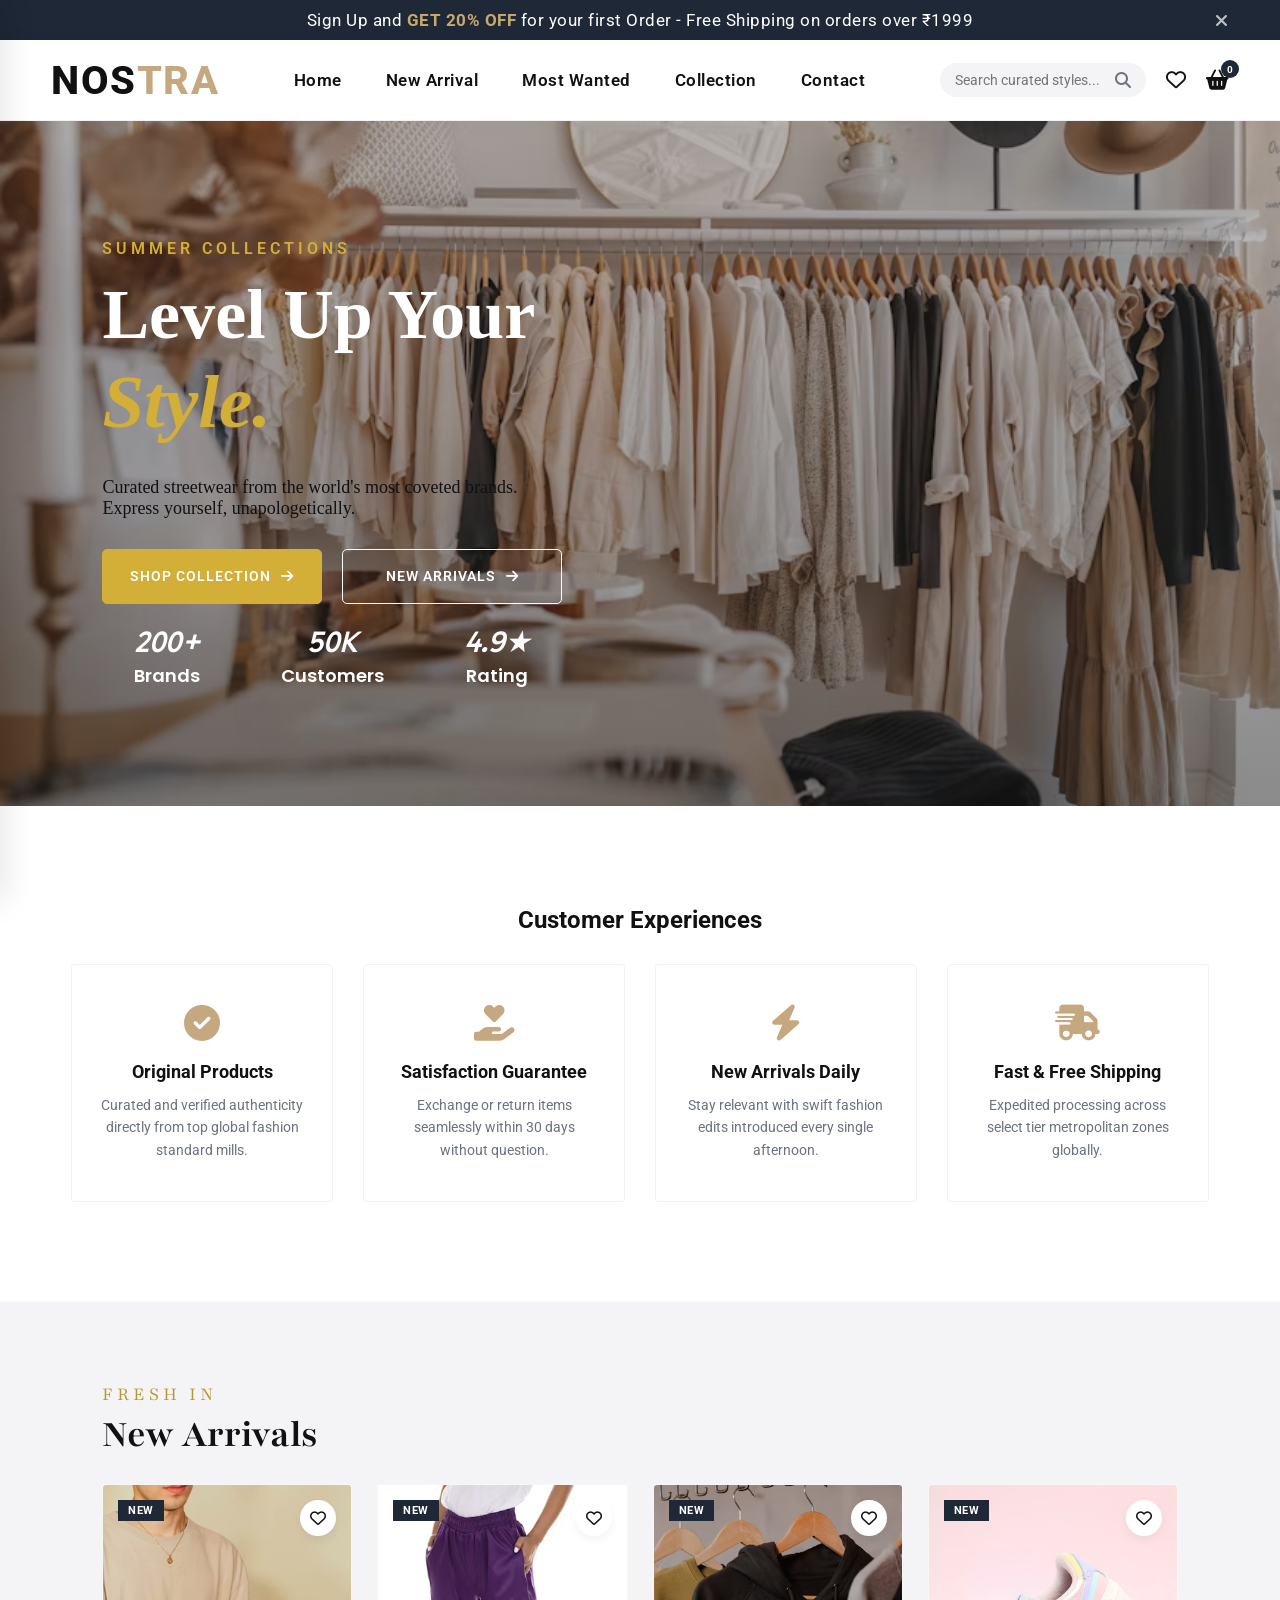
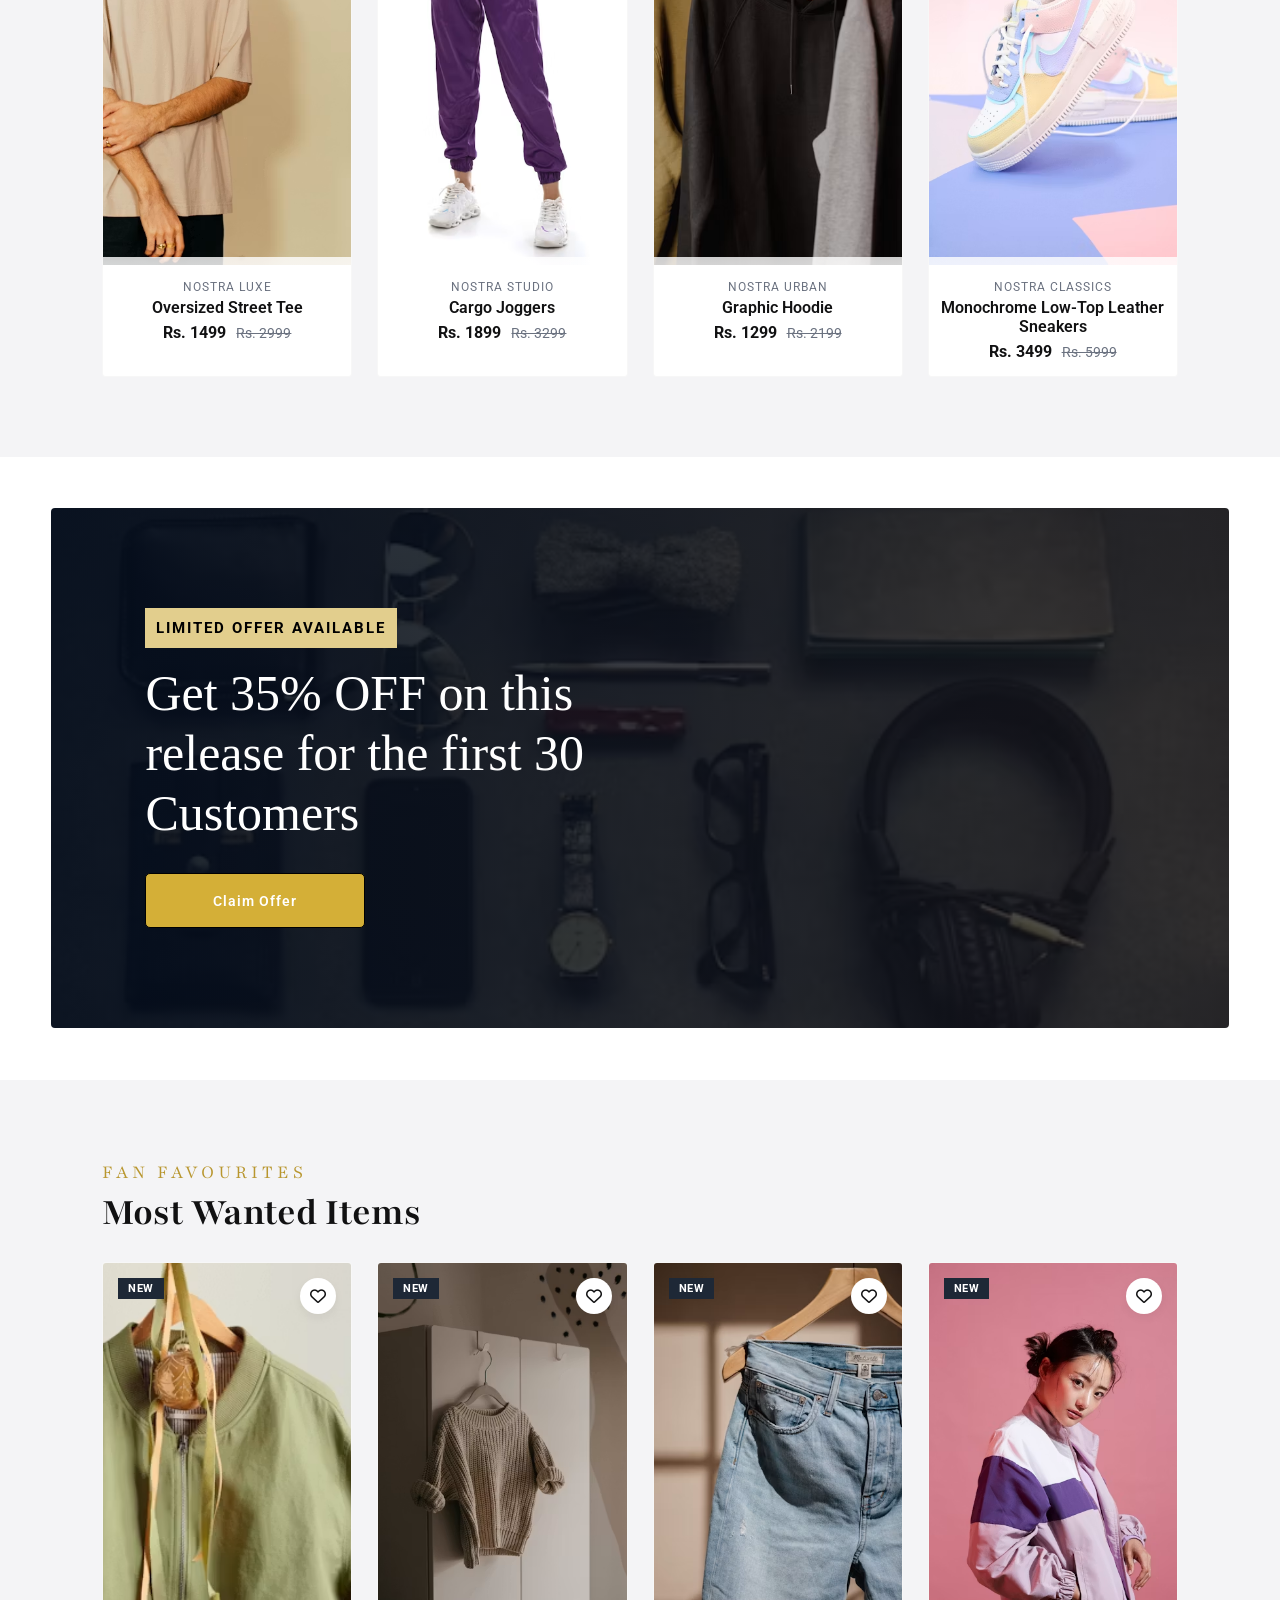
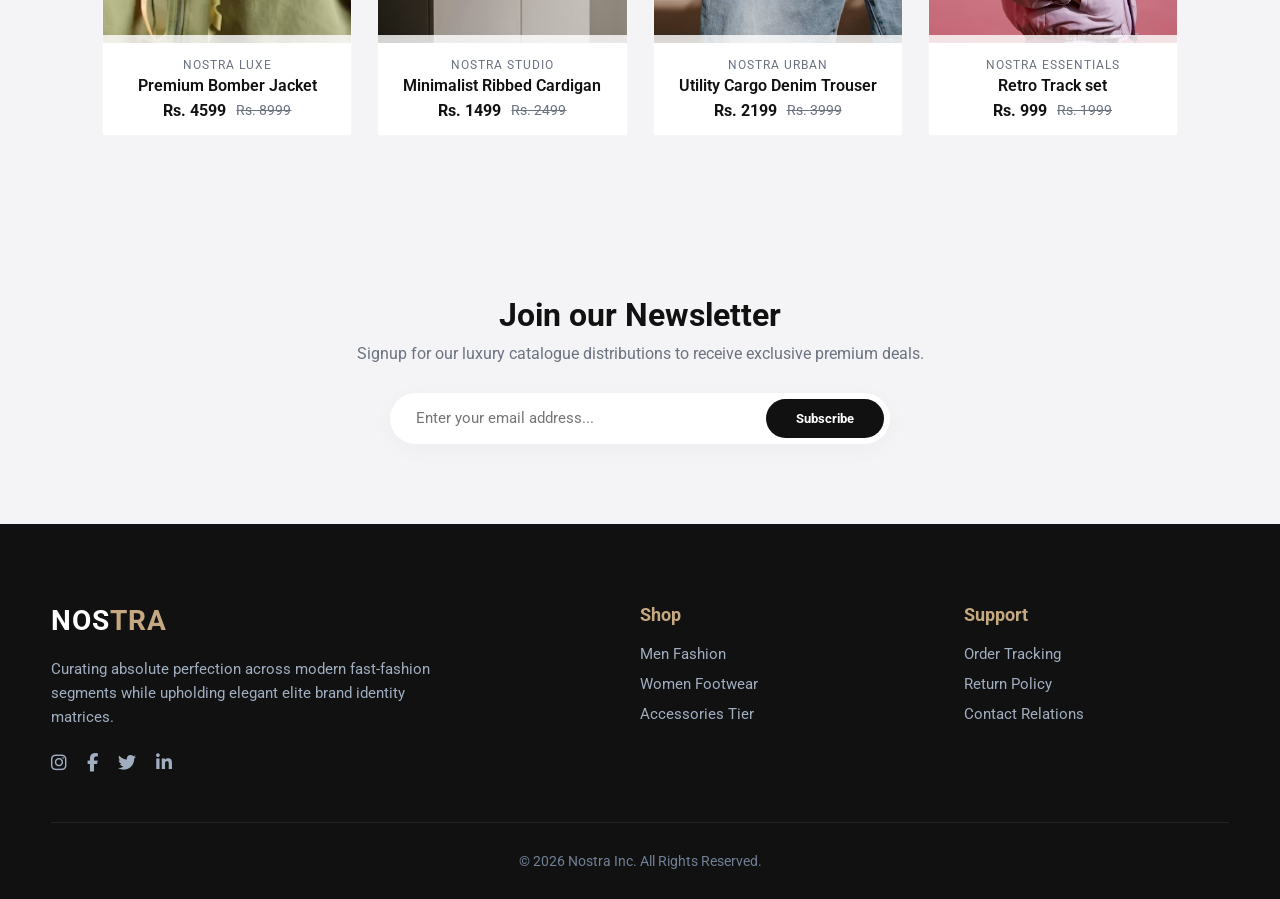
<file: index.html>
<!DOCTYPE html>
<html lang="en">

<head>
    <meta charset="UTF-8">
    <meta name="viewport" content="width=device-width, initial-scale=1.0">
    <title>Nostra | Fashion Destination</title>

    <link rel="preconnect" href="https://fonts.googleapis.com">
    <link rel="preconnect" href="https://fonts.gstatic.com" crossorigin>
    <link
        href="https://fonts.googleapis.com/css2?family=Poppins:ital,wght@0,100;0,200;0,300;0,400;0,500;0,600;0,700;0,800;0,900;1,100;1,200;1,300;1,400;1,500;1,600;1,700;1,800;1,900&family=Roboto:ital,wght@0,100..900;1,100..900&display=swap"
        rel="stylesheet">
    <link href="https://fonts.googleapis.com/css2?family=Assistant:wght@300;400;500;600;700;800&display=swap"
        rel="stylesheet">

    <link rel="stylesheet" href="https://cdnjs.cloudflare.com/ajax/libs/font-awesome/6.4.0/css/all.min.css">

    <link rel="stylesheet" href="style.css">
    <link rel="preconnect" href="https://fonts.googleapis.com">
    <link rel="preconnect" href="https://fonts.gstatic.com" crossorigin>
    <link
        href="https://fonts.googleapis.com/css2?family=Dancing+Script:wght@400..700&family=Gabarito:wght@400..900&display=swap"
        rel="stylesheet">
    <link rel="preconnect" href="https://fonts.googleapis.com">
    <link rel="preconnect" href="https://fonts.gstatic.com" crossorigin>
    <link
        href="https://fonts.googleapis.com/css2?family=Playfair+Display:ital,wght@0,400..900;1,400..900&family=Playfair:ital,opsz,wght@0,5..1200,300..900;1,5..1200,300..900&display=swap"
        rel="stylesheet">
</head>

<body>

    <div class="sign-bar">
        <p>Sign Up and <strong>GET 20% OFF</strong> for your first Order - Free Shipping on orders over ₹1999</p>
        <i class="fa-solid fa-xmark close-top-bar"></i>
    </div>

    <header>
        <div class="nav-bar">
            <div class="logo">
                <a href="#">NOS<span>TRA</span></a>
            </div>

            <nav class="nav-container">
                <a href="#home">Home</a>
                <a href="#new-arrival">New Arrival</a>
                <a href="#most-wanted">Most Wanted</a>
                <a href="collection.html">Collection</a>
                <a href="contact.html">Contact</a>
            </nav>

            <div class="right-menu">
                <div class="search-box">
                    <input type="text" placeholder="Search curated styles...">
                    <i class="fa-solid fa-magnifying-glass"></i>
                </div>
                <div class="icon-actions">
                    <i class="fa-regular fa-heart"></i>
                    <div class="cart-icon-wrapper">
                        <i class="fa-solid fa-basket-shopping"></i>
                        <span id="cart-counter">0</span>
                    </div>
                </div>
                <i class="fa-solid fa-bars mobile-menu-toggle"></i>
            </div>
        </div>
    </header>

    <div class="mobile-drawer">
        <div class="drawer-header">
            <h3>Menu</h3>
            <i class="fa-solid fa-xmark close-drawer"></i>
        </div>
        <nav class="drawer-links">
            <a href="#home">Home</a>
            <a href="#new-arrival">New Arrival</a>
            <a href="#most-wanted">Most Wanted</a>
            <a href="Collection.html">Collection</a>
            <a href="contact.html">Contact</a>
        </nav>
    </div>
    <div class="drawer-overlay"></div>

    <main>
        <section id="home" class="hero-section">
            <div class="hero-slider">
                <div class="slide-item active">
                    <div class="slide-content">
                        <h4>Summer Collections</h4>
                        <h1>Level Up Your <br>
                            <span>Style.</span>
                        </h1>
                        <p class="description">
                            Curated streetwear from the world's most
                            coveted brands.<br>
                            Express yourself, unapologetically.
                        </p>
                        <div class="btn-premium">

                            <button class="btn1">
                                SHOP COLLECTION
                                <i class="fa-solid fa-arrow-right"></i>
                            </button>

                            <button class="btn2">
                                NEW ARRIVALS
                                <i class="fa-solid fa-arrow-right"></i>
                            </button>

                        </div>
                        <div class="stats">

                            <div>
                                <h2>200+</h2>
                                <p>Brands</p>
                            </div>

                            <div>
                                <h2>50K</h2>
                                <p>Customers</p>
                            </div>

                            <div>
                                <h2>4.9★</h2>
                                <p>Rating</p>
                            </div>

                        </div>
                    </div>
                </div>
            </div>
        </section>



        <section class="features-section">
            <div class="Review">
                <h2>Customer Experiences</h2>
            </div>
            <div class="features-grid">
                <div class="feature-card">
                    <i class="fa-solid fa-circle-check"></i>
                    <h3>Original Products</h3>
                    <p>Curated and verified authenticity directly from top global fashion standard mills.</p>
                </div>
                <div class="feature-card">
                    <i class="fa-solid fa-hand-holding-heart"></i>
                    <h3>Satisfaction Guarantee</h3>
                    <p>Exchange or return items seamlessly within 30 days without question.</p>
                </div>
                <div class="feature-card">
                    <i class="fa-solid fa-bolt"></i>
                    <h3>New Arrivals Daily</h3>
                    <p>Stay relevant with swift fashion edits introduced every single afternoon.</p>
                </div>
                <div class="feature-card">
                    <i class="fa-solid fa-truck-fast"></i>
                    <h3>Fast & Free Shipping</h3>
                    <p>Expedited processing across select tier metropolitan zones globally.</p>
                </div>
            </div>
        </section>

        <section id="new-arrival" class="products-section grey-bg">
            <div class="section-title">
                <h4>FRESH IN</h4>
                <br>
                <h2>New Arrivals</h2>
            </div>
            <div class="products-grid" id="new-arrivals-container">

            </div>
        </section>
        <section class="promo-banner-section">
            <div class="promo-card">
                <div class="promo-text">
                    <h2>Limited Offer Available</h2>
                    <h3>Get 35% OFF on this release for the first 30 Customers</h3>
                    <button class="btn-premiumlight">Claim Offer</button>
                </div>
            </div>
        </section>

        <section id="most-wanted" class="products-section grey-bg">
            <div class="section-title">
                <h4>FAN FAVOURITES</h4><br>
                <h2>Most Wanted Items</h2>
            </div>
            <div class="products-grid" id="most-wanted-container">
            </div>
        </section>



        <section class="newsletter-section">
            <h2>Join our Newsletter</h2>
            <p>Signup for our luxury catalogue distributions to receive exclusive premium deals.</p>
            <div class="subscribe-form">
                <input type="email" placeholder="Enter your email address...">
                <button>Subscribe</button>
            </div>
        </section>
    </main>

    <footer>
        <div class="footer-container">
            <div class="footer-brand">
                <h2>NOS<span>TRA</span></h2>
                <p>Curating absolute perfection across modern fast-fashion segments while upholding elegant elite brand
                    identity matrices.</p>
                <div class="social-icons">
                    <i class="fa-brands fa-instagram"></i>
                    <i class="fa-brands fa-facebook-f"></i>
                    <i class="fab fa-twitter"></i>
                    <i class="fab fa-linkedin-in"></i>
                </div>
            </div>
            <div class="footer-links-group">
                <h3>Shop</h3>
                <a href="#">Men Fashion</a>
                <a href="#">Women Footwear</a>
                <a href="#">Accessories Tier</a>
            </div>
            <div class="footer-links-group">
                <h3>Support</h3>
                <a href="#">Order Tracking</a>
                <a href="#">Return Policy</a>
                <a href="#">Contact Relations</a>
            </div>
        </div>
        <div class="footer-bottom">
            <p>&copy; 2026 Nostra Inc. All Rights Reserved.</p>
        </div>
    </footer>
    <script src="script.js"></script>

</body>

</html>
</file>
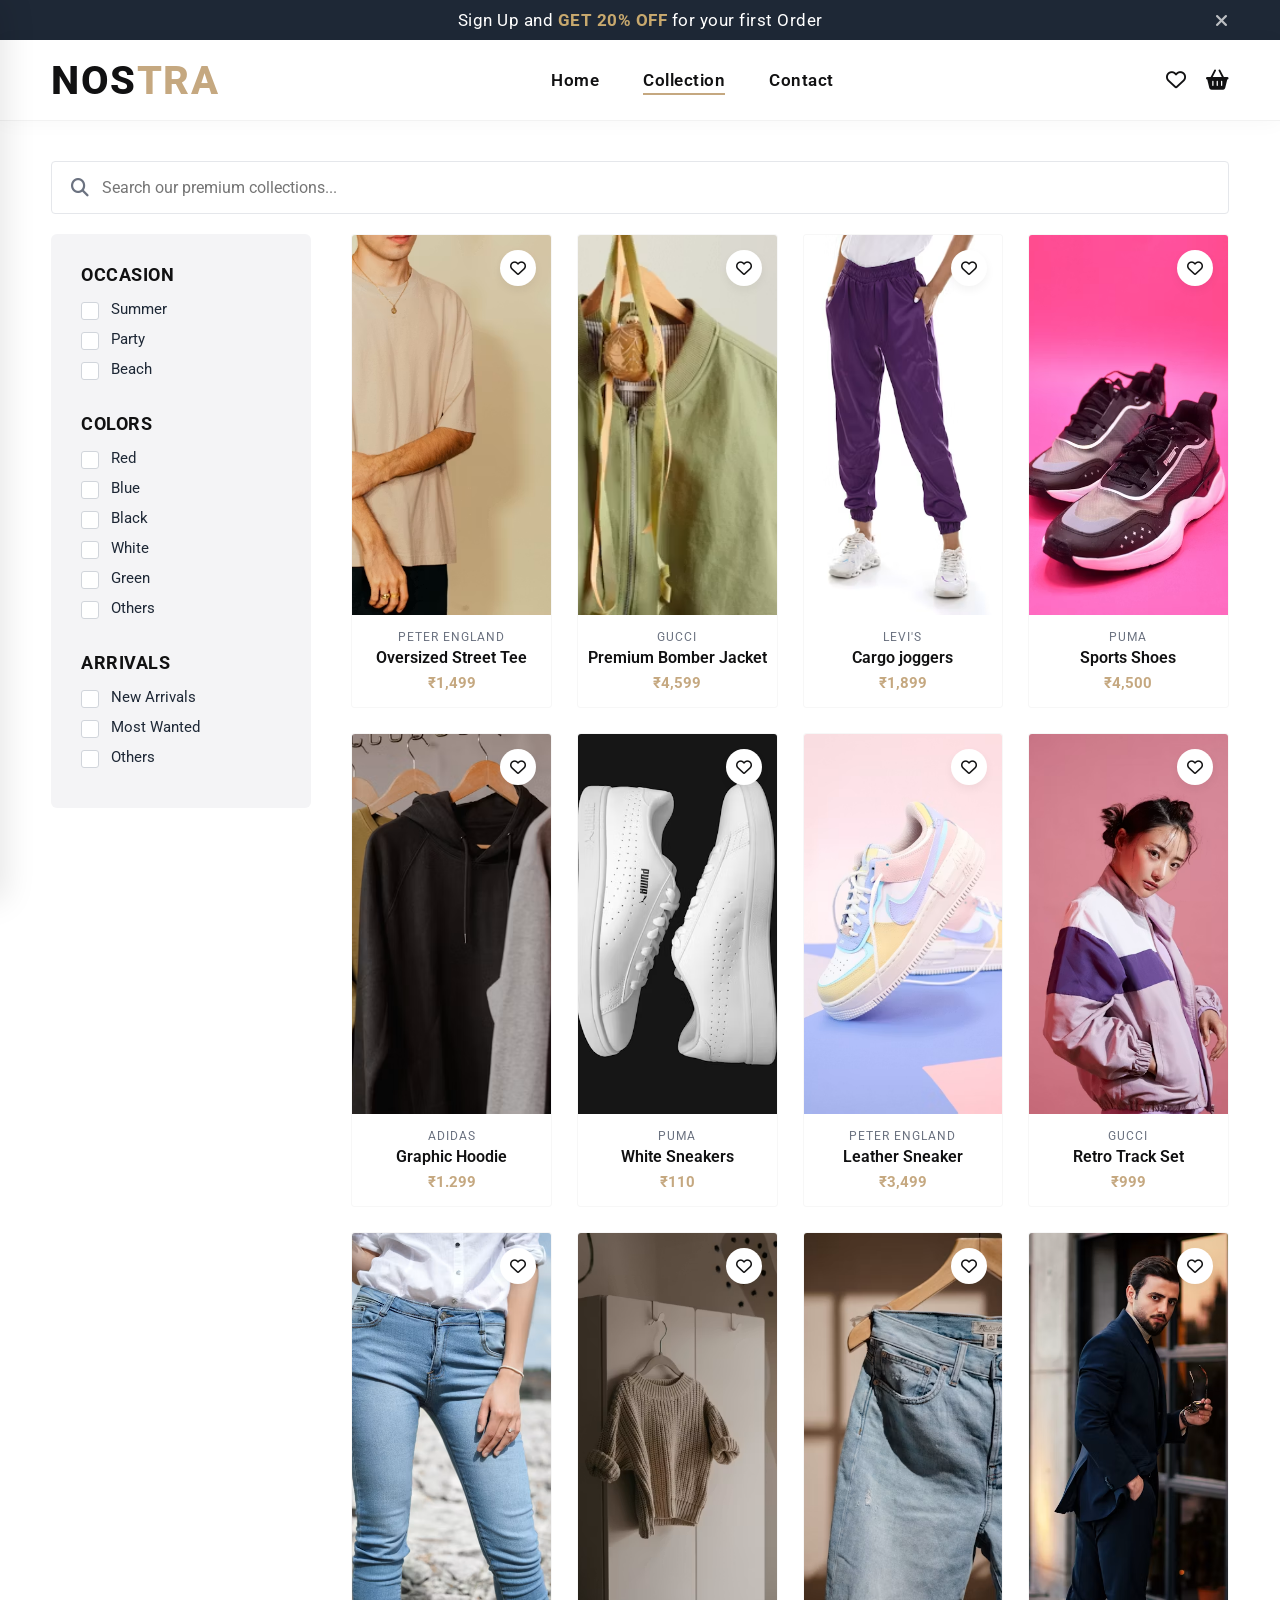
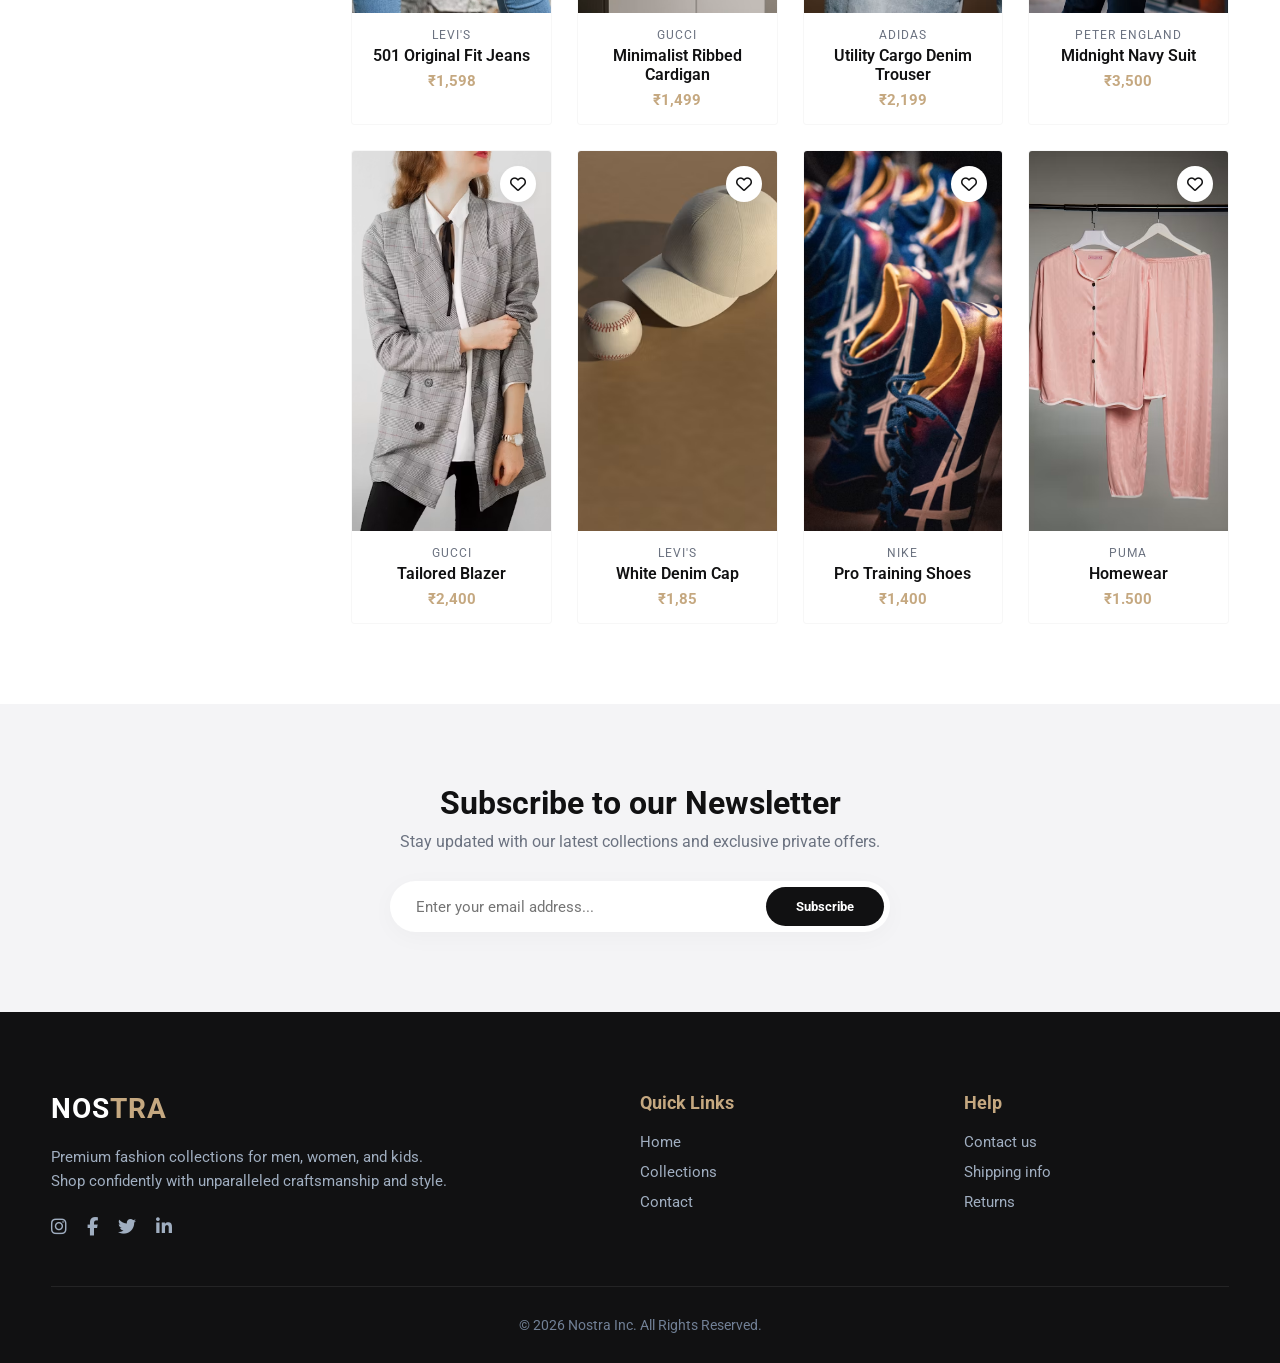
<file: collection.html>
<!DOCTYPE html>
<html lang="en">

<head>
    <meta charset="UTF-8">
    <meta name="viewport" content="width=device-width, initial-scale=1.0">
    <title>Collections | Nostra Premium Fashion</title>

    <link rel="preconnect" href="https://fonts.googleapis.com">
    <link rel="preconnect" href="https://fonts.gstatic.com" crossorigin>
    <link
        href="https://fonts.googleapis.com/css2?family=Poppins:ital,wght@0,100;0,200;0,300;0,400;0,500;0,600;0,700;0,800;0,900;1,100;1,200;1,300;1,400;1,500;1,600;1,700;1,800;1,900&family=Roboto:ital,wght@0,100..900;1,100..900&display=swap"
        rel="stylesheet">
    <link href="https://fonts.googleapis.com/css2?family=Assistant:wght@300;400;500;600;700;800&display=swap"
        rel="stylesheet">

    <link rel="stylesheet" href="https://cdnjs.cloudflare.com/ajax/libs/font-awesome/6.4.0/css/all.min.css">

    <link rel="stylesheet" href="style.css">
    <script src="script.js" defer></script>

</head>

<body>

    <div class="sign-bar">
        <p>Sign Up and <strong>GET 20% OFF</strong> for your first Order</p>
        <i class="fa-solid fa-xmark close-top-bar"></i>
    </div>

    <!-- Main Navigation Header -->
    <header>
        <div class="nav-bar">
            <div class="logo">
                <a href="index.html">NOS<span>TRA</span></a>
            </div>

            <nav class="nav-container">
                <a href="index.html">Home</a>
                <a href="collection.html" class="active">Collection</a>
                <a href="contact.html">Contact</a>
            </nav>

            <div class="right-menu">
                <div class="icon-actions">
                    <i class="fa-regular fa-heart"></i>
                    <i class="fa-solid fa-basket-shopping"></i>
                </div>
                <i class="fa-solid fa-bars mobile-menu-toggle"></i>
            </div>
        </div>
    </header>

    <!-- Side Mobile Drawer Menu -->
    <div class="mobile-drawer">
        <div class="drawer-header">
            <h3>Menu</h3>
            <i class="fa-solid fa-xmark close-drawer"></i>
        </div>
        <nav class="drawer-links">
            <a href="index.html">Home</a>
            <a href="Collection.html">Collection</a>
            <a href="contact.html">Contact</a>
        </nav>
    </div>
    <div class="drawer-overlay"></div>

    <main>
        <!-- Collections Search Hub -->
        <section class="search-bar-section">
            <div class="search-wrapper">
                <input type="text" id="collection-search" placeholder="Search our premium collections..."
                    onkeyup="filterProducts()">
                <i class="fa-solid fa-magnifying-glass search-icon"></i>
            </div>
        </section>

        <!-- Main Workspace: Sidebar Filters & Product Grid Layout -->
        <section class="collections-workspace">
            <div class="workspace-container">

                <!-- Left Sidebar Filters -->
                <aside class="filter-sidebar">
                    <div class="filter-group">
                        <h3>Occasion</h3>
                        <label class="checkbox-container">Summer
                            <input type="checkbox" value="summer" class="filter-check" change="filterProducts()">
                            <span class="checkmark"></span>
                        </label>
                        <label class="checkbox-container">Party
                            <input type="checkbox" value="party" class="filter-check" change="filterProducts()">
                            <span class="checkmark"></span>
                        </label>
                        <label class="checkbox-container">Beach
                            <input type="checkbox" value="beach" class="filter-check" change="filterProducts()">
                            <span class="checkmark"></span>
                        </label>
                    </div>

                    <div class="filter-group">
                        <h3>Colors</h3>
                        <label class="checkbox-container">Red
                            <input type="checkbox" value="red" class="filter-check" change="filterProducts()">
                            <span class="checkmark"></span>
                        </label>
                        <label class="checkbox-container">Blue
                            <input type="checkbox" value="blue" class="filter-check" change="filterProducts()">
                            <span class="checkmark"></span>
                        </label>
                        <label class="checkbox-container">Black
                            <input type="checkbox" value="black" class="filter-check" change="filterProducts()">
                            <span class="checkmark"></span>
                        </label>
                        <label class="checkbox-container">White
                            <input type="checkbox" value="white" class="filter-check" change="filterProducts()">
                            <span class="checkmark"></span>
                        </label>
                        <label class="checkbox-container">Green
                            <input type="checkbox" value="green" class="filter-check" change="filterProducts()">
                            <span class="checkmark"></span>
                        </label>
                        <label class="checkbox-container">Others
                            <input type="checkbox" value="others" class="filter-check" change="filterProducts()">
                            <span class="checkmark"></span>
                        </label>
                    </div>

                    <div class="filter-group">
                        <h3>Arrivals</h3>
                        <label class="checkbox-container">New Arrivals
                            <input type="checkbox" value="new" class="filter-check" change="filterProducts()">
                            <span class="checkmark"></span>
                        </label>
                        <label class="checkbox-container">Most Wanted
                            <input type="checkbox" value="wanted" class="filter-check" change="filterProducts()">
                            <span class="checkmark"></span>
                        </label>
                        <label class="checkbox-container">Others
                            <input type="checkbox" value="others" class="filter-check" change="filterProducts()">
                            <span class="checkmark"></span>
                        </label>
                    </div>
                </aside>

                <!-- Right Side Product Display Grid -->
                <div class="products-display-panel">
                    <div class="products-grid" id="collections-grid">
                        <!-- Rendered dynamically by JavaScript -->
                    </div>
                    <!-- Empty State Fallback -->
                    <div id="no-products-msg" class="empty-state-box">
                        <i class="fa-solid fa-box-open"></i>
                        <p>No products match your custom filtering criteria.</p>
                    </div>
                </div>

            </div>
        </section>

        <section class="newsletter-section">
            <h2>Subscribe to our Newsletter</h2>
            <p>Stay updated with our latest collections and exclusive private offers.</p>
            <div class="subscribe-form">
                <input type="email" placeholder="Enter your email address...">
                <button>Subscribe</button>
            </div>
        </section>

    </main>

    <!-- Luxury Footer Layout -->
    <footer>
        <div class="footer-container">
            <div class="footer-brand">
                <h2>NOS<span>TRA</span></h2>
                <p>Premium fashion collections for men, women, and kids. Shop confidently with unparalleled
                    craftsmanship and style.</p>
                <div class="social-icons">
                    <i class="fa-brands fa-instagram"></i>
                    <i class="fa-brands fa-facebook-f"></i>
                    <i class="fab fa-twitter"></i>
                    <i class="fab fa-linkedin-in"></i>
                </div>
            </div>
            <div class="footer-links-group">
                <h3>Quick Links</h3>
                <a href="index.html">Home</a>
                <a href="Collection.html">Collections</a>
                <a href="contact.html">Contact</a>
            </div>
            <div class="footer-links-group">
                <h3>Help</h3>
                <a href="contact.html">Contact us</a>
                <a href="index.html">Shipping info</a>
                <a href="index.html">Returns</a>

            </div>

        </div>
        <div class="footer-bottom">
            <p>&copy; 2026 Nostra Inc. All Rights Reserved.</p>
        </div>
    </footer>

</body>

</html>
</file>
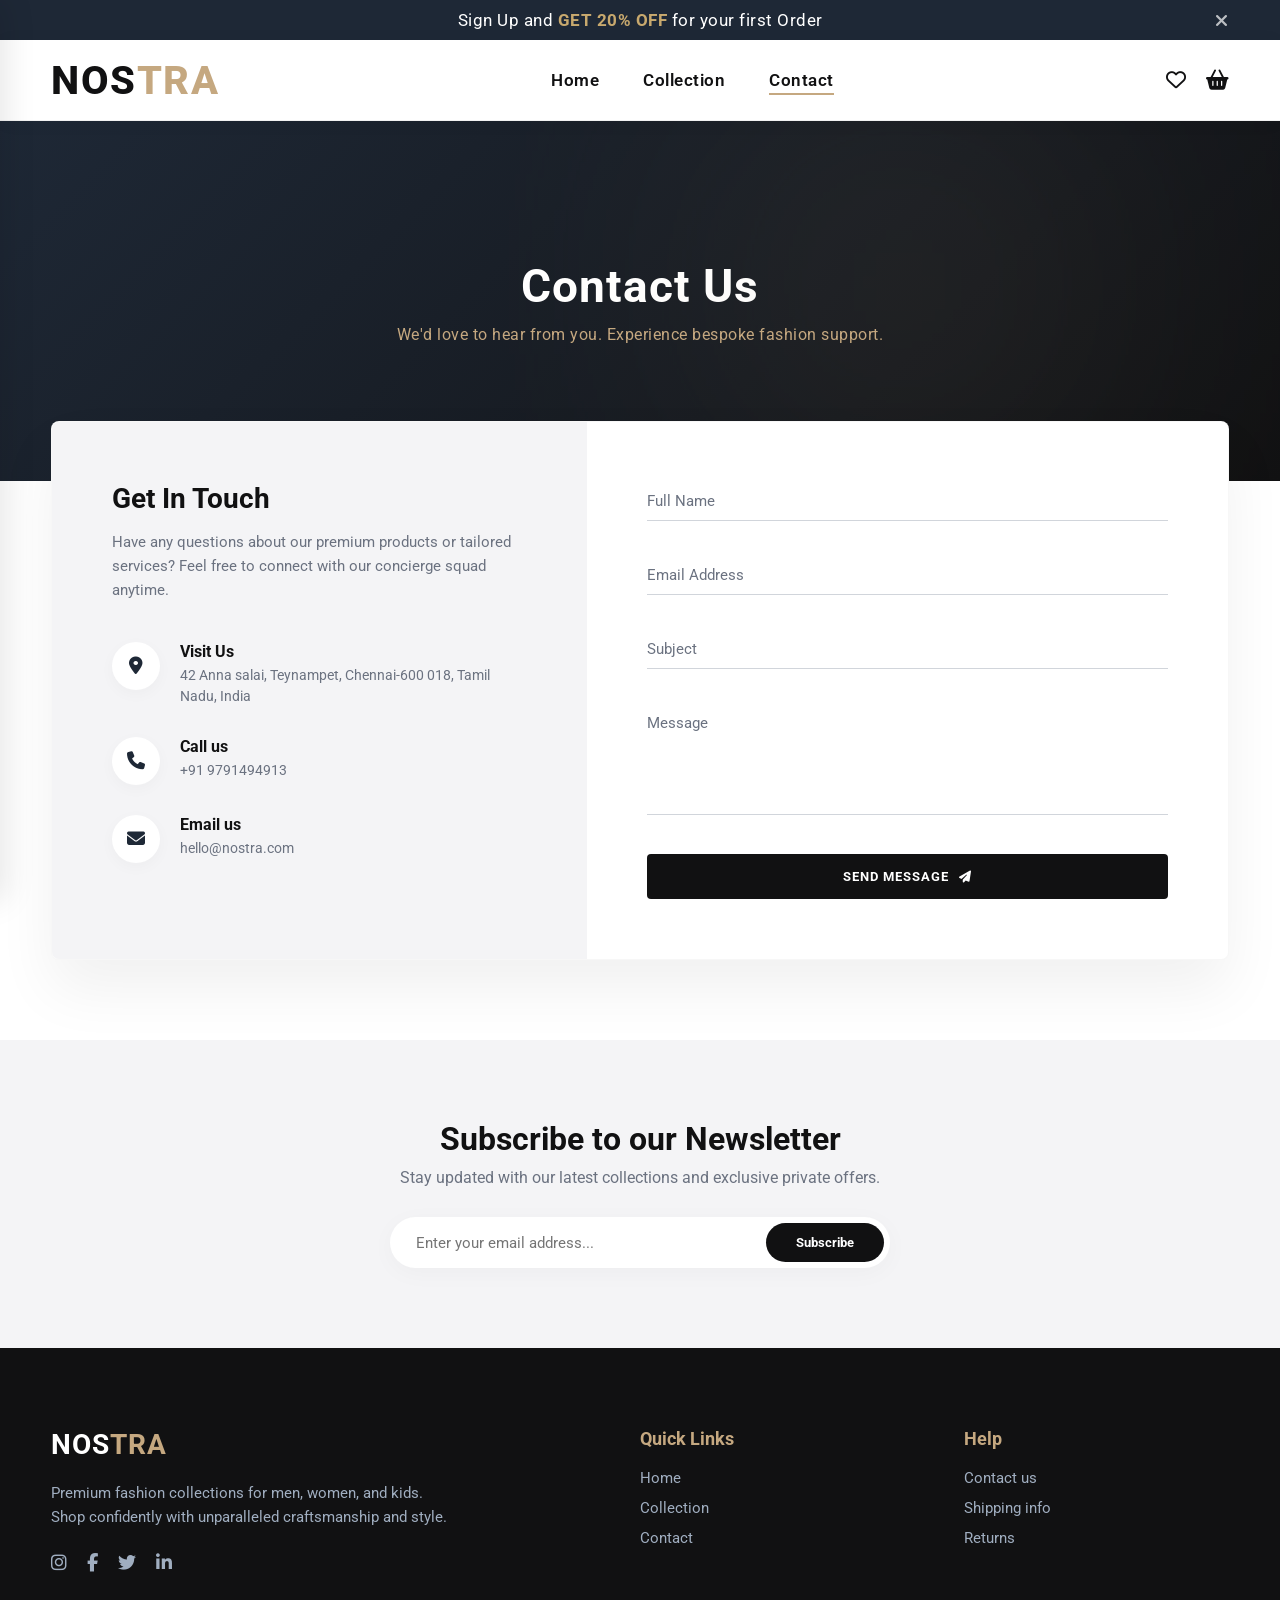
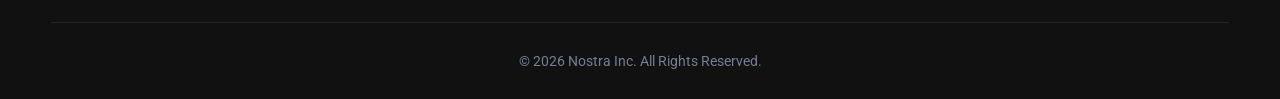
<file: contact.html>
<!DOCTYPE html>
<html lang="en">

<head>
    <meta charset="UTF-8">
    <meta name="viewport" content="width=device-width, initial-scale=1.0">
    <title>Contact Us | Zylio Premium Fashion</title>

    <link rel="preconnect" href="https://fonts.googleapis.com">
    <link rel="preconnect" href="https://fonts.gstatic.com" crossorigin>
    <link
        href="https://fonts.googleapis.com/css2?family=Poppins:ital,wght@0,100;0,200;0,300;0,400;0,500;0,600;0,700;0,800;0,900;1,100;1,200;1,300;1,400;1,500;1,600;1,700;1,800;1,900&family=Roboto:ital,wght@0,100..900;1,100..900&display=swap"
        rel="stylesheet">
    <link href="https://fonts.googleapis.com/css2?family=Assistant:wght@300;400;500;600;700;800&display=swap"
        rel="stylesheet">

    <link rel="stylesheet" href="https://cdnjs.cloudflare.com/ajax/libs/font-awesome/6.4.0/css/all.min.css">

    <link rel="stylesheet" href="style.css">
    <script src="script.js" defer></script>

</head>

<body>

    <div class="sign-bar">
        <p>Sign Up and <strong>GET 20% OFF</strong> for your first Order</p>
        <i class="fa-solid fa-xmark close-top-bar"></i>
    </div>

    <header>
        <div class="nav-bar">
            <div class="logo">
                <a href="index.html">NOS<span>TRA</span></a>
            </div>

            <nav class="nav-container">
                <a href="index.html">Home</a>
                <a href="collection.html">Collection</a>
                <a href="contact.html" class="active">Contact</a>
            </nav>

            <div class="right-menu">
                <div class="icon-actions">
                    <i class="fa-regular fa-heart"></i>
                    <i class="fa-solid fa-basket-shopping"></i>
                </div>
                <i class="fa-solid fa-bars mobile-menu-toggle"></i>
            </div>
        </div>
    </header>

    <div class="mobile-drawer">
        <div class="drawer-header">
            <h3>Menu</h3>
            <i class="fa-solid fa-xmark close-drawer"></i>
        </div>
        <nav class="drawer-links">
            <a href="index.html">Home</a>
            <a href="collection.html">Collection</a>
            <a href="contact.html">Contact</a>
        </nav>
    </div>
    <div class="drawer-overlay"></div>

    <main>
        <section class="contact-hero">
            <div class="hero-blur-bg"></div>
            <div class="hero-content">
                <h1>Contact Us</h1>
                <p>We'd love to hear from you. Experience bespoke fashion support.</p>
            </div>
        </section>

        <section class="contact-container-section">
            <div class="contact-grid">

                <div class="contact-info-panel">
                    <h2>Get In Touch</h2>
                    <p class="subtitle">Have any questions about our premium products or tailored services? Feel free to
                        connect with our concierge squad anytime.</p>

                    <div class="info-card-list">
                        <div class="info-card">
                            <div class="icon-box"><i class="fa-solid fa-location-dot"></i></div>
                            <div class="info-text">
                                <h4>Visit Us</h4>
                                <p>42 Anna salai, Teynampet, Chennai-600 018, Tamil Nadu, India</p>
                            </div>
                        </div>

                        <div class="info-card">
                            <div class="icon-box"><i class="fa-solid fa-phone"></i></div>
                            <div class="info-text">
                                <h4>Call us</h4>
                                <p>+91 9791494913</p>
                            </div>
                        </div>

                        <div class="info-card">
                            <div class="icon-box"><i class="fa-solid fa-envelope"></i></div>
                            <div class="info-text">
                                <h4>Email us</h4>
                                <p>hello@nostra.com</p>
                            </div>
                        </div>
                    </div>
                </div>

                <div class="contact-form-panel">
                    <form id="zylio-contact-form" onsubmit="handleFormSubmit(event)">
                        <div class="input-group">
                            <input type="text" id="fullname" required placeholder=" ">
                            <label for="fullname">Full Name</label>
                            <span class="bar"></span>
                        </div>

                        <div class="input-group">
                            <input type="email" id="email" required placeholder=" ">
                            <label for="email">Email Address</label>
                            <span class="bar"></span>
                        </div>

                        <div class="input-group">
                            <input type="text" id="subject" required placeholder=" ">
                            <label for="subject">Subject</label>
                            <span class="bar"></span>
                        </div>

                        <div class="input-group">
                            <textarea id="message" rows="5" required placeholder=" "></textarea>
                            <label for="message">Message</label>
                            <span class="bar"></span>
                        </div>

                        <button type="submit" class="btn-submit-premium">
                            <span>Send Message</span>
                            <i class="fa-solid fa-paper-plane"></i>
                        </button>
                    </form>
                    <div id="form-success-alert" class="success-message-box">
                        <i class="fa-solid fa-circle-check"></i>
                        <p>Thank you! Your inquiry has been routed to our fashion advisors.</p>
                    </div>
                </div>

            </div>
        </section>

        <section class="newsletter-section">
            <h2>Subscribe to our Newsletter</h2>
            <p>Stay updated with our latest collections and exclusive private offers.</p>
            <div class="subscribe-form">
                <input type="email" placeholder="Enter your email address...">
                <button>Subscribe</button>
            </div>
        </section>
    </main>

    <footer>
        <div class="footer-container">
            <div class="footer-brand">
                <h2>NOS<span>TRA</span></h2>
                <p>Premium fashion collections for men, women, and kids. Shop confidently with unparalleled
                    craftsmanship and style.</p>
                <div class="social-icons">
                    <i class="fa-brands fa-instagram"></i>
                    <i class="fa-brands fa-facebook-f"></i>
                    <i class="fab fa-twitter"></i>
                    <i class="fab fa-linkedin-in"></i>
                </div>
            </div>
            <div class="footer-links-group">
                <h3>Quick Links</h3>
                <a href="index.html">Home</a>
                <a href="collection.html">Collection</a>
                <a href="contact.html">Contact</a>
            </div>
            <div class="footer-links-group">
                <h3>Help</h3>
                <a href="contact.html">Contact us</a>
                <a href="index.html">Shipping info</a>
                <a href="index.html">Returns</a>

            </div>

        </div>
        <div class="footer-bottom">
            <p>&copy; 2026 Nostra Inc. All Rights Reserved.</p>
        </div>
    </footer>

    <div class="back-to-top" id="scrollTopBtn">
        <i class="fa-solid fa-arrow-up"></i>
    </div>

</body>

</html>
</file>
<file: style.css>
/* Custom Variable Framework tokens */
:root {
    --primary-dark: #111112;
    --navy-blue: #1E2836;
    --luxury-gold: #C5A880;
    --light-grey: #F4F4F6;
    --text-muted: #6B7280;
    --white: #FFFFFF;
    --transition-smooth: all 0.4s cubic-bezier(0.25, 1, 0.5, 1);
}

/* Reset settings */
* {
    margin: 0;
    padding: 0;
    box-sizing: border-box;
    font-family: "Roboto", sans-serif;
    scroll-behavior: smooth;
}

body {
    background-color: var(--white);
    color: var(--primary-dark);
    overflow-x: hidden;
}

/* Announcement Top bar Alert */
.sign-bar {
    background-color: var(--navy-blue);
    color: var(--white);
    text-align: center;
    padding: 10px 4%;
    font-size: 17px;
    letter-spacing: 0.5px;
    position: relative;
    display: flex;
    justify-content: center;
    align-items: center;
    transition: var(--transition-smooth);
}

.sign-bar i {
    position: absolute;
    right: 4%;
    cursor: pointer;
    opacity: 0.7;
    transition: var(--transition-smooth);
}

.sign-bar i:hover {
    opacity: 1;
    transform: scale(1.1);
}

.sign-bar strong {
    color: #C8A96E;
}

/* Header and Navigation Panel */
header {
    background: var(--white);
    position: sticky;
    top: 0;
    z-index: 999;
    box-shadow: 0 2px 20px rgba(0, 0, 0, 0.03);
    border-bottom: 1px solid rgba(0, 0, 0, 0.05);
}

.nav-bar {
    max-width: 1440px;
    margin: 0 auto;
    display: flex;
    justify-content: space-between;
    align-items: center;
    height: 80px;
    padding: 0 4%;
}

.logo a {
    font-size: 40px;
    font-weight: 800;
    letter-spacing: 1.5px;
    color: var(--primary-dark);
    text-decoration: none;
}

.logo span {
    color: var(--luxury-gold);
}

.nav-container a {
    text-decoration: none;
    color: var(--primary-dark);
    font-weight: 600;
    font-size: 17px;
    margin: 0 20px;
    letter-spacing: 0.5px;
    position: relative;
    padding: 5px 0;
    transition: var(--transition-smooth);
}

.nav-container a::after {
    content: '';
    position: absolute;
    bottom: 0;
    left: 0;
    width: 0;
    height: 2px;
    background-color: var(--luxury-gold);
    transition: var(--transition-smooth);
}

.nav-container a:hover::after,
.nav-container a.active::after {
    width: 100%;
}

/* Functional Search and Icons Row */
.right-menu {
    display: flex;
    align-items: center;
    gap: 20px;
}

.search-box {
    display: flex;
    align-items: center;
    background-color: var(--light-grey);
    padding: 8px 14px;
    border-radius: 30px;
    border: 1px solid transparent;
    transition: var(--transition-smooth);
}

.search-box:focus-within {
    border-color: var(--luxury-gold);
    background-color: var(--white);
    box-shadow: 0 4px 15px rgba(197, 168, 128, 0.15);
}

.search-box input {
    border: none;
    outline: none;
    background: transparent;
    width: 160px;
    font-size: 14px;
}

.search-box i {
    color: var(--text-muted);
    cursor: pointer;
}

.icon-actions {
    display: flex;
    align-items: center;
    gap: 20px;
    font-size: 20px;
}

.icon-actions i {
    cursor: pointer;
    transition: var(--transition-smooth);
}

.icon-actions i:hover {
    color: var(--luxury-gold);
    transform: translateY(-2px);
}

.cart-icon-wrapper {
    position: relative;
}

#cart-counter {
    position: absolute;
    top: -8px;
    right: -10px;
    background-color: var(--navy-blue);
    color: var(--white);
    font-size: 10px;
    font-weight: 700;
    width: 18px;
    height: 18px;
    border-radius: 50%;
    display: flex;
    justify-content: center;
    align-items: center;
}

.mobile-menu-toggle {
    font-size: 22px;
    cursor: pointer;
    display: none;
}

/* Mobile Drawer Elements Menu */
.mobile-drawer {
    position: fixed;
    top: 0;
    left: -300px;
    width: 300px;
    height: 100%;
    background-color: var(--white);
    z-index: 1000;
    box-shadow: 5px 0 30px rgba(0, 0, 0, 0.1);
    transition: var(--transition-smooth);
    padding: 30px;
}

.mobile-drawer.open {
    left: 0;
}

.drawer-header {
    display: flex;
    justify-content: space-between;
    align-items: center;
    margin-bottom: 40px;
    border-bottom: 1px solid var(--light-grey);
    padding-bottom: 15px;
}

.drawer-links a {
    display: block;
    text-decoration: none;
    color: var(--primary-dark);
    font-size: 18px;
    font-weight: 600;
    margin-bottom: 25px;
    transition: var(--transition-smooth);
}

.drawer-links a:hover {
    color: var(--luxury-gold);
    padding-left: 8px;
}

.drawer-overlay {
    position: fixed;
    top: 0;
    left: 0;
    width: 100%;
    height: 100%;
    background: rgba(0, 0, 0, 0.4);
    z-index: 999;
    display: none;
    backdrop-filter: blur(4px);
}

/* Premium Main Hero Styling Section */
.hero-section {
    height: calc(85vh - 80px);
    min-height: 500px;
    background: linear-gradient(rgba(0, 0, 0, 0.25), rgba(0, 0, 0, 0.45)),
        url('./slidecontent.jpg') no-repeat center center/cover;
    display: flex;
    align-items: center;
    padding: 0 8%;
}

.slide-content h4 {
    color:#d4af37;
    text-transform: uppercase;
    letter-spacing: 4px;
    margin-bottom: 15px;
    font-weight: 600;
    transform: translateY(20px);
    animation: fadeInUp 0.8s forwards 0.2s;
    opacity: 0;
}

.slide-content h1 {
    color: var(--white);
    font-family: 'Times New Roman', Times, serif;
    font-size: 70px;
    font-weight: 700;
    max-width: 600px;
    line-height: 1.2;
    margin-bottom: 30px;
    animation: fadeInUp 0.8s forwards 0.4s;
    opacity: 0;
}

.slide-content span {
    font-family: 'Cormorant Garamond', serif;
    font-style: italic;
    color: #d4af37;
    font-size: 75px;
}

.description {
    font-family: 'Times New Roman', Times, serif;
    font-size: 18px;
    margin-bottom: 30px;
}

.btn-premium {
    display: flex;
    gap: 20px;
    align-items: center;
}

.btn-premium button {
    width: 220px;
    height: 55px;
    border-radius: 5px;
    font-size: 14px;
    font-weight: 600;
    letter-spacing: 1px;
    cursor: pointer;
    display: flex;
    align-items: center;
    justify-content: center;
    gap: 10px;
    transition: 0.3s ease;
}

/* Shop Collection Button */
.btn1 {
    background-color: #d4af37;
    /* Golden color */
    color: white;
    border: 1px solid #d4af37;
}

.btn1:hover {
    background-color: #b8962e;
}


/* New Arrivals Button */
.btn2 {
    background: transparent;
    color: white;
    border: 1px solid white;
}

.btn2:hover {
    background-color: white;
    color: black;
}


/* Arrow icon */
.btn-premium i {
    font-size: 14px;
}

.stats {
    display: flex;
    align-items: center;
    justify-content: center;
    gap: 80px;
    color: white;
    text-align: center;
}

.stats div h2 {
    font-family: "Gabarito", sans-serif;
    font-optical-sizing: auto;
    font-style: italic;
    font-size: 30px;
    font-weight: 500;
    margin-top: 20px;
}

.stats div p {
    font-size: 18px;
    font-weight: 600;
    margin-top: 2px;
    color: white;
    font-family: 'Poppins', sans-serif;
}

@keyframes fadeInUp {
    to {
        opacity: 1;
        transform: translateY(0);
    }
}

/* Common Section Typography Architecture */
.products-section {
    padding: 80px 4%;
    max-width: 1440px;
    margin: 0 auto;
}

.grey-bg {
    background-color: var(--light-grey);
    max-width: 100%;
    padding: 80px 8%;
}
.Review {
    text-align: center;
    margin-bottom: 30px;
}
.section-title {
    text-align: left;
    margin-bottom: 20px;
}
.section-title h4{
    font-family: "Playfair", serif;
    font-size: 20px;
    font-weight: 200;
    letter-spacing: 4px;
    color: #b8962e;
    position: relative;
    display: inline-flex;
    padding-bottom: 5px;
}

.section-title h2 {
    font-family: "Playfair", serif;
    font-size: 40px;
    font-weight: 700;
    position: relative;
    display: inline-block;
    padding-bottom: 5px;
}

.section-title h2::after {
    content: '';
    position: absolute;
    display: none;
    bottom: 0;
    left: 50%;
    transform: translateX(-50%);
    width: 60px;
    height: 3px;
    background-color: var(--luxury-gold);
}



/* Features / Experience Area Layout */
.features-section {
    padding: 80px 4%;
    
    max-width: 1440px;
    margin: 20px;
}

.features-grid {
    display: grid;
    grid-template-columns: repeat(4, 1fr);
    gap: 30px;
    margin-top: 10px;
}

.feature-card {
    background: var(--white);
    padding: 40px 25px;
    text-align: center;
    border: 1px solid rgba(0, 0, 0, 0.05);
    transition: var(--transition-smooth);
    border-radius: 4px;
}

.feature-card i {
    font-size: 36px;
    color: var(--luxury-gold);
    margin-bottom: 20px;
}

.feature-card h3 {
    font-size: 18px;
    margin-bottom: 12px;
    font-weight: 700;
}

.feature-card p {
    font-size: 14px;
    color: var(--text-muted);
    line-height: 1.6;
}

.feature-card:hover {
    transform: translateY(-10px);
    box-shadow: 0 15px 40px rgba(0, 0, 0, 0.05);
    border-color: rgba(197, 168, 128, 0.3);
}

/* Elegant Grid for Clothes Products Cards */
.products-grid {
    display: grid;
    grid-template-columns: repeat(4, 1fr);
    gap: 30px;
}

.product-card {
    background: var(--white);
    position: relative;
    overflow: hidden;
    transition: var(--transition-smooth);
    border: 1px solid rgba(0, 0, 0, 0.03);
}

.product-img-wrapper {
    position: relative;
    overflow: hidden;
    height: 380px;
    background-color: var(--light-grey);
}

.product-card img {
    width: 100%;
    height: 100%;
    object-fit: cover;
    transition: transform 0.6s cubic-bezier(0.25, 1, 0.5, 1);
}

.badge-sale {
    position: absolute;
    top: 15px;
    left: 15px;
    background-color: var(--navy-blue);
    color: var(--white);
    font-size: 11px;
    font-weight: 700;
    padding: 4px 10px;
    text-transform: uppercase;
    letter-spacing: 0.5px;
}

.wishlist-icon {
    position: absolute;
    top: 15px;
    right: -50px;
    background: var(--white);
    width: 40px;
    height: 40px;
    border-radius: 50%;
    display: flex;
    justify-content: center;
    align-items: center;
    cursor: pointer;
    box-shadow: 0 4px 15px rgba(0, 0, 0, 0.08);
    transition: var(--transition-smooth);
}

.wishlist-icon:hover {
    color: #EF4444;
}

.product-card:hover .wishlist-icon {
    right: 15px;
}

.product-card:hover img {
    transform: scale(1.06);
}

.product-action-overlay {
    position: absolute;
    bottom: -60px;
    left: 0;
    width: 100%;
    padding: 15px;
    background: linear-gradient(to top, rgba(255, 255, 255, 1), rgba(255, 255, 255, 0.8));
    transition: var(--transition-smooth);
    display: flex;
    justify-content: center;
}

.product-card:hover .product-action-overlay {
    bottom: 0;
}

.btn-add-bag {
    width: 100%;
    padding: 12px;
    background-color: var(--primary-dark);
    color: var(--white);
    border: none;
    font-weight: 700;
    font-size: 12px;
    letter-spacing: 1px;
    text-transform: uppercase;
    cursor: pointer;
    transition: var(--transition-smooth);
}

.btn-add-bag:hover {
    background-color: var(--luxury-gold);
}

.product-info {
    padding: 20px 10px;
    text-align: center;
}

.product-brand {
    font-size: 13px;
    color: var(--text-muted);
    text-transform: uppercase;
    letter-spacing: 1px;
    margin-bottom: 6px;
}

.product-title {
    font-size: 16px;
    font-weight: 600;
    color: var(--primary-dark);
    margin-bottom: 8px;
    text-decoration: none;
    display: block;
}

.product-price-row {
    display: flex;
    justify-content: center;
    gap: 10px;
    align-items: center;
    font-weight: 700;
}

.price-actual {
    color: var(--primary-dark);
}

.price-old {
    color: var(--text-muted);
    text-decoration: line-through;
    font-size: 14px;
    font-weight: 400;
}

/* Promo Full Banner Break */
.promo-banner-section {
    padding: 4% ;
    max-width: 1440px;
    margin: 0 auto;
}

.promo-card {
    background: linear-gradient(90deg, rgba(1, 11, 26, 0.9), rgba(17, 17, 18, 0.7)),
        url('./promo.jpg') no-repeat center center/cover;
    padding: 100px 8%;
    color: var(--white);
    border-radius: 4px;
}

.promo-text h2 {
    background-color: #e2ce8d;
    color: black;
    border: 1px solid  #e2ce8d;
    padding: 10px;
    font-size: 15px;
    text-transform: uppercase;
    letter-spacing: 2px;
    margin-bottom: 15px;
    display: inline-block;
}

.promo-text h3 {
    color: var(--white);
    font-family: 'Times New Roman', Times, serif;
    font-size: 50px;
    font-weight: 500;
    max-width: 500px;
    line-height: 1.2;
    margin-bottom: 30px;
    animation: fadeInUp 0.8s forwards 0.4s;
    opacity: 0;
}
    
.btn-premiumlight {
    background-color: #d4af37;
    color: white;
    border: 1px solid black;
    padding: 20px;
    width: 220px;
    height: 55px;
    border-radius: 5px;
    font-size: 14px;
    font-weight: 600;
    letter-spacing: 1px;
    cursor: pointer;
    display: flex;
    align-items: center;
    justify-content: center;
    gap: 10px;
    transition: 0.3s ease;
}

.btn-premiumlight:hover {
    background-color: var(--luxury-gold);
    border-color: var(--luxury-gold);
}

/* Newsletter Styling Section */
.newsletter-section {
    padding: 80px 4%;
    text-align: center;
    background-color: var(--light-grey);
}

.newsletter-section h2 {
    font-size: 32px;
    margin-bottom: 10px;
    font-weight: 700;
}

.newsletter-section p {
    color: var(--text-muted);
    margin-bottom: 30px;
}

.subscribe-form {
    display: flex;
    max-width: 500px;
    margin: 0 auto;
    background: var(--white);
    padding: 6px;
    border-radius: 40px;
    box-shadow: 0 5px 25px rgba(0, 0, 0, 0.03);
}

.subscribe-form input {
    border: none;
    outline: none;
    padding: 0 20px;
    flex-grow: 1;
    font-size: 15px;
    background: transparent;
}

.subscribe-form button {
    background: var(--primary-dark);
    color: var(--white);
    border: none;
    padding: 12px 30px;
    border-radius: 30px;
    font-weight: 700;
    cursor: pointer;
    transition: var(--transition-smooth);
}

.subscribe-form button:hover {
    background: var(--luxury-gold);
}

/* Premium Global Footing Styles */
footer {
    background-color: var(--primary-dark);
    color: var(--white);
    padding: 80px 4% 30px;
}

.footer-container {
    max-width: 1440px;
    margin: 0 auto;
    display: grid;
    grid-template-columns: 2fr 1fr 1fr;
    gap: 60px;
    border-bottom: 1px solid rgba(255, 255, 255, 0.08);
    padding-bottom: 50px;
}

.footer-brand h2 {
    font-size: 28px;
    margin-bottom: 20px;
    letter-spacing: 1px;
}

.footer-brand h2 span {
    color: var(--luxury-gold);
}

.footer-brand p {
    color: #A0AEC0;
    font-size: 15px;
    line-height: 1.6;
    max-width: 400px;
    margin-bottom: 25px;
}

.social-icons {
    display: flex;
    gap: 20px;
    font-size: 18px;
}

.social-icons i {
    cursor: pointer;
    transition: var(--transition-smooth);
    color: #A0AEC0;
}

.social-icons i:hover {
    color: var(--luxury-gold);
    transform: translateY(-3px);
}

.footer-links-group h3 {
    font-size: 18px;
    margin-bottom: 20px;
    color: var(--luxury-gold);
}

.footer-links-group a {
    display: block;
    color: #A0AEC0;
    text-decoration: none;
    margin-bottom: 12px;
    font-size: 15px;
    transition: var(--transition-smooth);
}

.footer-links-group a:hover {
    color: var(--white);
    padding-left: 5px;
}

.footer-bottom {
    text-align: center;
    padding-top: 30px;
    color: #718096;
    font-size: 14px;
}

/* ==========================================================================
   ⚡ 3. COMPREHENSIVE RESPONSIVE DESIGN MEDIA QUERIES (Mobile, Tab, Desktop)
   ========================================================================== */

/* 💻 Lap/Window Screens Intermediate Adjustments */
@media (max-width: 1200px) {
    .products-grid {
        grid-template-columns: repeat(3, 1fr);
        gap: 20px;
    }

    .product-img-wrapper {
        height: 340px;
    }
}

/* ⚱️ Tablets & Pad Device Displays (max-width: 992px) */
@media (max-width: 992px) {
    .nav-container {
        display: none;
    }

    .mobile-menu-toggle {
        display: block;
    }

    .features-grid {
        grid-template-columns: repeat(2, 1fr);
        gap: 20px;
    }

    .footer-container {
        grid-template-columns: 1fr;
        gap: 40px;
    }

    .slide-content h1 {
        font-size: 44px;
    }

    .products-grid {
        grid-template-columns: repeat(2, 1fr);
    }

    .search-box {
        display: none;
    }

    /* Hide search box to maintain clarity */
}

/* 📱 Smartphone Mobile Screen Layouts (max-width: 576px) */
@media (max-width: 576px) {
    .nav-bar {
        height: 70px;
    }

    .logo a {
        font-size: 30px;
    }

    .slide-content h1 {
        font-size: 35px;
    }

    .slide-content h4 {
        font-size: 17px;
        letter-spacing: 2px;
        font-weight: bolder;
    }

    .hero-section {
        padding: 0 5%;
    }

    .btn-premium {
        padding: 12px 25px;
        font-size: 12px;
    }

    .features-grid {
        grid-template-columns: 1fr;
    }

    .feature-card {
        padding: 30px 20px;
    }

    .products-section {
        padding: 50px 4%;
    }

    .products-grid {
        grid-template-columns: 1fr;
        gap: 25px;
    }

    .product-img-wrapper {
        height: 420px;
    }

    /* Expand individual card vertically for focus layout */

    .promo-card {
        padding: 60px 5%;
        text-align: center;
    }

    .promo-text h3 {
        font-size: 24px;
    }

    .subscribe-form {
        flex-direction: column;
        border-radius: 15px;
        background: transparent;
        box-shadow: none;
        gap: 10px;
    }

    .subscribe-form input {
        background: var(--white);
        padding: 15px;
        border-radius: 30px;
        text-align: center;
    }

    .subscribe-form button {
        width: 100%;
    }
}

/* ==================================================================================== */

/* ==========================================================================
   📱 RESPONSIVE BREAKDOWN DESIGN
   ========================================================================== */
@media (max-width: 992px) {
    .brands-container {
        grid-template-columns: repeat(3, 1fr);
        gap: 40px 20px;
    }
}

@media (max-width: 480px) {
    .brands-container {
        grid-template-columns: repeat(2, 1fr);
        gap: 30px 15px;
    }

    .brand-logo-wrapper {
        width: 45px;
        height: 45px;
    }

    .brand-logo-wrapper i {
        font-size: 32px;
    }

    .brand-name {
        font-size: 15px;
    }
}

/* ========================================================================================== */
/* ==========================================================================
   Collections
   ========================================================================== */

/* Layout Variables */
:root {
    --primary-dark: #111112;
    --navy-blue: #1E2836;
    --luxury-gold: #C5A880;
    --light-grey: #F4F4F6;
    --text-muted: #6B7280;
    --white: #FFFFFF;
    --transition-smooth: all 0.4s cubic-bezier(0.25, 1, 0.5, 1);
}

/* Search Hub Section */
.search-bar-section {
    padding: 40px 4% 20px;
    max-width: 1300px;
    margin: 0 auto;
}

.search-wrapper {
    position: relative;
    width: 100%;
}

.search-wrapper input {
    width: 100%;
    padding: 16px 20px 16px 50px;
    border: 1px solid #E5E7EB;
    border-radius: 4px;
    font-size: 16px;
    outline: none;
    transition: var(--transition-smooth);
}

.search-wrapper input:focus {
    border-color: var(--luxury-gold);
    box-shadow: 0 4px 20px rgba(197, 168, 128, 0.1);
}

.search-icon {
    position: absolute;
    left: 20px;
    top: 50%;
    transform: translateY(-50%);
    color: var(--text-muted);
    font-size: 18px;
}

/* Master Collections Container split */
.collections-workspace {
    max-width: 1300px;
    margin: 0 auto 80px;
    padding: 0 4%;
}

.workspace-container {
    display: grid;
    grid-template-columns: 260px 1fr;
    gap: 40px;
    align-items: start;
}

/* Left Sidebar Checkboxes options styling */
.filter-sidebar {
    background-color: var(--light-grey);
    padding: 30px;
    border-radius: 6px;
}

.filter-group {
    margin-bottom: 35px;
}

.filter-group:last-child {
    margin-bottom: 0;
}

.filter-group h3 {
    font-size: 18px;
    font-weight: 700;
    margin-bottom: 15px;
    text-transform: uppercase;
    letter-spacing: 0.5px;
}

/* Custom Premium Checkbox Styling markup */
.checkbox-container {
    display: block;
    position: relative;
    padding-left: 30px;
    margin-bottom: 12px;
    cursor: pointer;
    font-size: 15px;
    user-select: none;
    color: var(--navy-blue);
    transition: var(--transition-smooth);
}

.checkbox-container input {
    position: absolute;
    opacity: 0;
    cursor: pointer;
    height: 0;
    width: 0;
}

.checkmark {
    position: absolute;
    top: 2px;
    left: 0;
    height: 18px;
    width: 18px;
    background-color: var(--white);
    border: 1px solid #D1D5DB;
    border-radius: 3px;
    transition: var(--transition-smooth);
}

.checkbox-container:hover input~.checkmark {
    border-color: var(--luxury-gold);
}

.checkbox-container input:checked~.checkmark {
    background-color: var(--luxury-gold);
    border-color: var(--luxury-gold);
}

.checkmark:after {
    content: "";
    position: absolute;
    display: none;
    left: 6px;
    top: 2px;
    width: 4px;
    height: 9px;
    border: solid white;
    border-width: 0 2px 2px 0;
    transform: rotate(45deg);
}

.checkbox-container input:checked~.checkmark:after {
    display: block;
}

/* Right Side Dynamic Products Grid Display */
.products-grid {
    display: grid;
    grid-template-columns: repeat(4, 1fr);
    gap: 25px;
    transition: var(--transition-smooth);
}

.product-card {
    background: var(--white);
    border-radius: 4px;
    overflow: hidden;
    transition: var(--transition-smooth);
}

.product-card:hover {
    transform: translateY(-6px);
}

.product-img-wrapper {
    width: 100%;
    aspect-ratio: 3/4;
    background-color: var(--light-grey);
    overflow: hidden;
    position: relative;
}

.product-img-wrapper img {
    width: 100%;
    height: 100%;
    object-fit: cover;
    transition: var(--transition-smooth);
}

.product-card:hover .product-img-wrapper img {
    transform: scale(1.06);
}

/* Wishlist heart overlay icon element */
.wishlist-icon {
    position: absolute;
    top: 15px;
    right: 15px;
    width: 36px;
    height: 36px;
    background: var(--white);
    border-radius: 50%;
    display: flex;
    justify-content: center;
    align-items: center;
    cursor: pointer;
    box-shadow: 0 4px 10px rgba(0, 0, 0, 0.05);
    transition: var(--transition-smooth);
}

.wishlist-icon:hover {
    background-color: var(--primary-dark);
    color: var(--white);
}

.product-info {
    padding: 15px 5px;
}

.product-brand {
    font-size: 12px;
    text-transform: uppercase;
    color: var(--text-muted);
    letter-spacing: 1px;
    display: block;
    margin-bottom: 4px;
}

.product-title {
    font-size: 16px;
    font-weight: 600;
    color: var(--primary-dark);
    text-decoration: none;
    display: block;
    margin-bottom: 6px;
}

.product-price {
    font-size: 15px;
    font-weight: 700;
    color: var(--luxury-gold);
}

/* Fallback message container elements hidden initially */
.empty-state-box {
    display: none;
    flex-direction: column;
    align-items: center;
    justify-content: center;
    text-align: center;
    padding: 80px 0;
    color: var(--text-muted);
}

.empty-state-box i {
    font-size: 48px;
    margin-bottom: 15px;
    color: #D1D5DB;
}

/* ==========================================================================
   ⚡ RESPONSIVE RESPONSIVENESS MEDIA BREAKPOINTS
   ========================================================================== */

/* 💻 Medium Monitors / Small Laptops (Adjusts layout constraints) */
@media (max-width: 1200px) {
    .workspace-container {
        grid-template-columns: 220px 1fr;
        gap: 20px;
    }
}

/* ⚱️ Tablet Screens Display (max-width: 992px) */
@media (max-width: 992px) {
    .workspace-container {
        grid-template-columns: 1fr;
        /* Stacks the filters cleanly above the products */
    }

    .filter-sidebar {
        display: flex;
        flex-wrap: wrap;
        gap: 20px;
        justify-content: space-between;
        padding: 20px;
    }

    .filter-group {
        margin-bottom: 0;
        flex: 1 1 150px;
    }

    /* 🏷️ Tabview Layout: Exactly 3 Columns */
    .products-grid {
        grid-template-columns: repeat(3, 1fr);
        gap: 20px;
    }
}

/* 📱 Mobile Devices (max-width: 600px) */
@media (max-width: 600px) {
    .filter-sidebar {
        flex-direction: column;
        gap: 20px;
    }

    /* 📱 Mobileview Layout: Exactly 2 Columns */
    .products-grid {
        grid-template-columns: repeat(2, 1fr);
        gap: 15px;
        /* Slightly tighter gap to look clean on compact touch displays */
    }

    .product-info {
        padding: 10px 2px;
    }

    .product-title {
        font-size: 14px;
        /* Scaled text down slightly so titles don't wrap awkwardly in 2-column mobile grids */
    }

    .product-price {
        font-size: 13px;
    }
}

/* ========================================================================================== */
/* ==========================================================================
   Contact
   ========================================================================== */

/* Premium Token Base Extensions */
:root {
    --primary-dark: #111112;
    --navy-blue: #1E2836;
    --luxury-gold: #C5A880;
    --light-grey: #F4F4F6;
    --text-muted: #6B7280;
    --white: #FFFFFF;
    --transition-smooth: all 0.4s cubic-bezier(0.25, 1, 0.5, 1);
}

/* Contact Hero Backdrop Setup */
.contact-hero {
    height: 40vh;
    min-height: 260px;
    background: linear-gradient(135deg, var(--navy-blue), var(--primary-dark));
    display: flex;
    align-items: center;
    justify-content: center;
    text-align: center;
    position: relative;
    overflow: hidden;
}

.contact-hero .hero-blur-bg {
    position: absolute;
    width: 250px;
    height: 250px;
    background: var(--luxury-gold);
    filter: blur(140px);
    opacity: 0.2;
    top: 10%;
    right: 20%;
}

.hero-content h1 {
    color: var(--white);
    font-size: 46px;
    font-weight: 700;
    margin-bottom: 12px;
    letter-spacing: 1px;
}

.hero-content p {
    color: var(--luxury-gold);
    font-size: 16px;
    letter-spacing: 0.5px;
}

/* Main Workspace Flex Grid Details */
.contact-container-section {
    max-width: 1300px;
    margin: -60px auto 80px;
    padding: 0 4%;
    position: relative;
    z-index: 10;
}

.contact-grid {
    display: grid;
    grid-template-columns: 1fr 1.2fr;
    background: var(--white);
    box-shadow: 0 30px 60px rgba(0, 0, 0, 0.06);
    border-radius: 8px;
    overflow: hidden;
    border: 1px solid rgba(0, 0, 0, 0.03);
}

/* Info Cards Block Styling */
.contact-info-panel {
    background-color: var(--light-grey);
    padding: 60px;
}

.contact-info-panel h2 {
    font-size: 28px;
    margin-bottom: 15px;
    font-weight: 700;
}

.contact-info-panel .subtitle {
    color: var(--text-muted);
    line-height: 1.6;
    margin-bottom: 40px;
    font-size: 15px;
}

.info-card-list {
    display: flex;
    flex-direction: column;
    gap: 30px;
}

.info-card {
    display: flex;
    align-items: flex-start;
    gap: 20px;
    transition: var(--transition-smooth);
}

.info-card:hover .icon-box {
    background-color: var(--navy-blue);
    color: var(--luxury-gold);
    transform: rotateY(180deg);
}

.info-card .icon-box {
    width: 48px;
    height: 48px;
    background-color: var(--white);
    border-radius: 50%;
    display: flex;
    justify-content: center;
    align-items: center;
    color: var(--navy-blue);
    font-size: 18px;
    box-shadow: 0 4px 15px rgba(0, 0, 0, 0.03);
    transition: var(--transition-smooth);
    flex-shrink: 0;
}

.info-text h4 {
    font-size: 16px;
    font-weight: 700;
    margin-bottom: 4px;
}

.info-text p {
    color: var(--text-muted);
    font-size: 14px;
    line-height: 1.5;
}

/* Luxury Material Floating Input Panels */
.contact-form-panel {
    padding: 60px;
    display: flex;
    flex-direction: column;
    justify-content: center;
}

.input-group {
    position: relative;
    margin-bottom: 35px;
}

.input-group input,
.input-group textarea {
    width: 100%;
    padding: 10px 0;
    border: none;
    border-bottom: 1px solid #D1D5DB;
    outline: none;
    font-size: 15px;
    background: transparent;
    color: var(--primary-dark);
    transition: var(--transition-smooth);
}

.input-group textarea {
    resize: none;
}

.input-group label {
    position: absolute;
    top: 10px;
    left: 0;
    color: var(--text-muted);
    pointer-events: none;
    transition: 0.3s ease all;
    font-size: 15px;
}

/* Focus & Validation Upward Shifts */
.input-group input:focus~label,
.input-group input:not(:placeholder-shown)~label,
.input-group textarea:focus~label,
.input-group textarea:not(:placeholder-shown)~label {
    top: -15px;
    font-size: 12px;
    color: var(--luxury-gold);
    font-weight: 600;
}

.input-group .bar {
    position: absolute;
    bottom: 0;
    left: 0;
    width: 0;
    height: 2px;
    background-color: var(--luxury-gold);
    transition: var(--transition-smooth);
}

.input-group input:focus~.bar,
.input-group textarea:focus~.bar {
    width: 100%;
}

/* Submit Button & Interactive Shifts */
.btn-submit-premium {
    width: 100%;
    padding: 15px;
    background-color: var(--primary-dark);
    color: var(--white);
    border: none;
    font-weight: 700;
    text-transform: uppercase;
    letter-spacing: 1px;
    font-size: 13px;
    cursor: pointer;
    display: flex;
    justify-content: center;
    align-items: center;
    gap: 10px;
    transition: var(--transition-smooth);
    border-radius: 4px;
}

.btn-submit-premium i {
    transition: var(--transition-smooth);
    font-size: 12px;
}

.btn-submit-premium:hover {
    background-color: var(--luxury-gold);
}

.btn-submit-premium:hover i {
    transform: translate(4px, -4px);
}

/* Success Alert Area Hidden Initially */
.success-message-box {
    display: none;
    align-items: center;
    gap: 15px;
    background-color: #ECFDF5;
    border: 1px solid #10B981;
    color: #065F46;
    padding: 15px;
    border-radius: 4px;
    margin-top: 20px;
    animation: fadeIn 0.5s ease forwards;
}

.success-message-box i {
    font-size: 20px;
}

@keyframes fadeIn {
    from {
        opacity: 0;
        transform: translateY(10px);
    }

    to {
        opacity: 1;
        transform: translateY(0);
    }
}

/* Back to Top Floating Button */
.back-to-top {
    position: fixed;
    bottom: 30px;
    right: -60px;
    width: 45px;
    height: 45px;
    background-color: var(--navy-blue);
    color: var(--white);
    border-radius: 50%;
    display: flex;
    justify-content: center;
    align-items: center;
    cursor: pointer;
    box-shadow: 0 4px 15px rgba(0, 0, 0, 0.15);
    transition: var(--transition-smooth);
    z-index: 99;
}

.back-to-top.show {
    right: 30px;
}

.back-to-top:hover {
    background-color: var(--luxury-gold);
    transform: translateY(-3px);
}

.footer-contact-item {
    color: #A0AEC0;
    margin-bottom: 12px;
    font-size: 15px;
}

/* ==========================================================================
   ⚡ 3. COMPLETE RESPONSIVE DESIGN INTERFACES
   ========================================================================== */

/* 💻 Window Break adjustments */
@media (max-width: 1024px) {
    .contact-grid {
        grid-template-columns: 1fr;
    }

    .contact-info-panel,
    .contact-form-panel {
        padding: 40px;
    }

    .contact-container-section {
        margin-top: -30px;
    }
}

/* ⚱️ Tablet Screens Display (max-width: 768px) */
@media (max-width: 768px) {
    .hero-content h1 {
        font-size: 36px;
    }

    .contact-info-panel {
        padding: 40px 30px;
    }

    .contact-form-panel {
        padding: 40px 30px;
    }
}

/* 📱 Mobile Devices (max-width: 480px) */
@media (max-width: 480px) {
    .hero-content h1 {
        font-size: 30px;
    }

    .hero-content p {
        font-size: 14px;
        padding: 0 10px;
    }

    .contact-info-panel h2 {
        font-size: 24px;
    }

    .info-card {
        flex-direction: column;
        align-items: center;
        text-align: center;
    }

    .contact-container-section {
        padding: 0 15px;
    }
}
</file>
